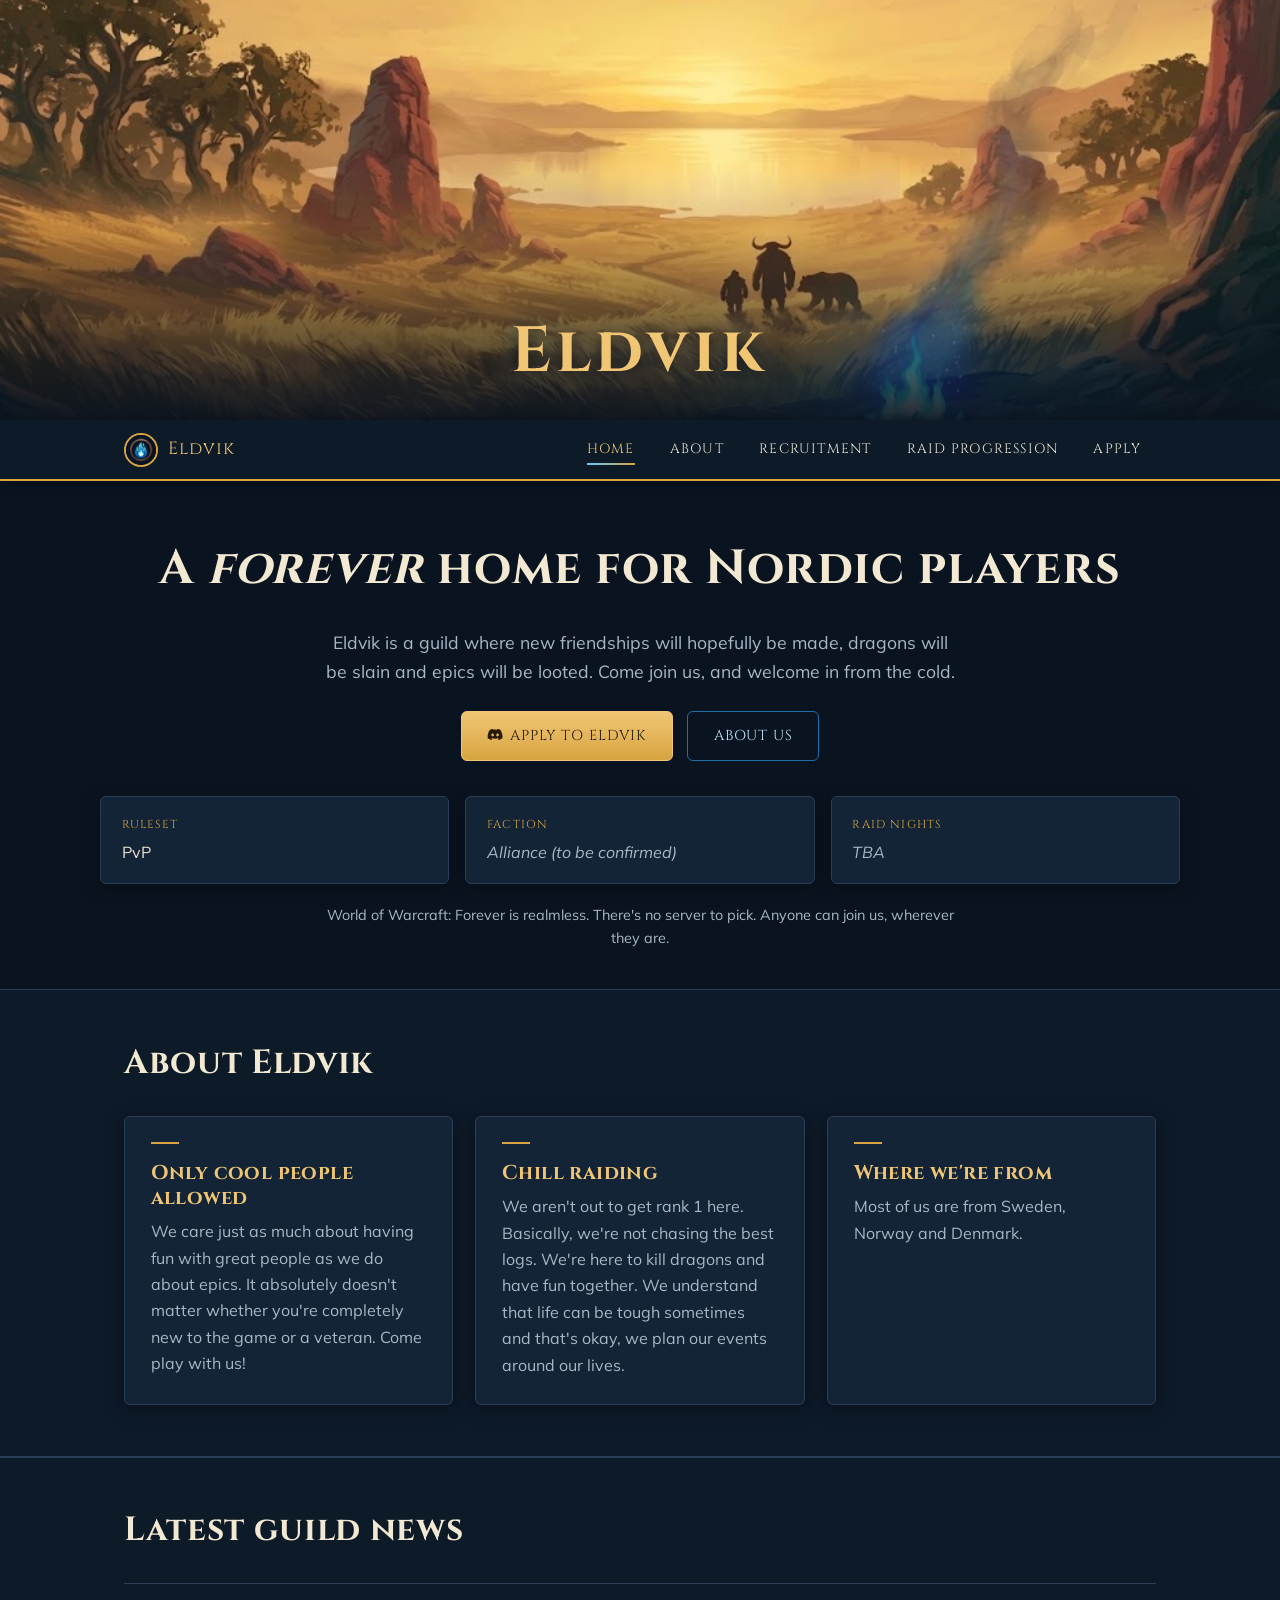
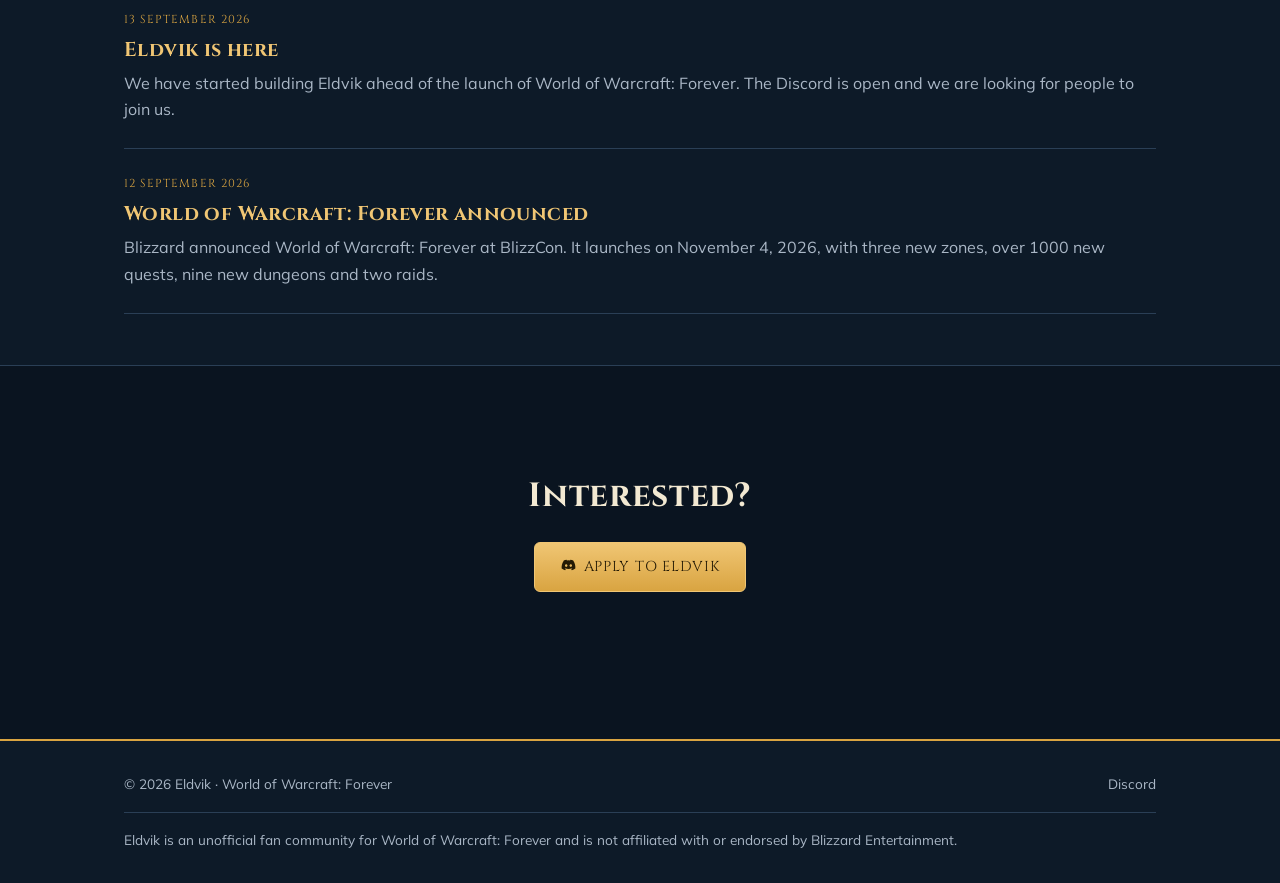
<file: index.html>
<!DOCTYPE html>
<html lang="en">
<head>
  <meta charset="UTF-8">
  <meta name="viewport" content="width=device-width, initial-scale=1.0">
  <title>Eldvik · Nordic Guild for World of Warcraft: Forever</title>
  <meta name="description" content="Eldvik is a social, casual raiding Nordic guild for World of Warcraft: Forever. All classes and roles welcome.">
  <link rel="icon" href="images/icon.jpg" type="image/jpeg">
  <link rel="apple-touch-icon" href="images/icon.jpg">
  <meta name="theme-color" content="#0a1420">
  <meta property="og:title" content="Eldvik · Nordic Guild for World of Warcraft: Forever">
  <meta property="og:description" content="A social, casual raiding Nordic guild for World of Warcraft: Forever. All classes and roles welcome.">
  <meta property="og:image" content="images/banner.jpg">
  <meta property="og:type" content="website">
  <link rel="stylesheet" href="css/style.css">
</head>
<body>
  <a class="skip-link" href="#main-content">Skip to content</a>

  <header class="site-banner">
    <img src="images/banner.jpg" alt="">
    <div class="site-banner__title container">
      <p class="wordmark" data-i18n="common.banner.wordmark">Eldvik</p>
    </div>
  </header>

  <nav class="site-nav" aria-label="Primary">
    <div class="site-nav__inner">
      <a class="site-nav__brand" href="index.html">
        <img src="images/icon.jpg" alt="" width="34" height="34">
        <span>Eldvik</span>
      </a>
      <button class="nav-toggle" aria-label="Toggle navigation" aria-expanded="false" aria-controls="primary-nav-links">☰</button>
      <ul class="site-nav__links" id="primary-nav-links">
        <li><a href="index.html" aria-current="page" data-i18n="common.nav.home">Home</a></li>
        <li><a href="about.html" data-i18n="common.nav.about">About</a></li>
        <li><a href="recruitment.html" data-i18n="common.nav.recruitment">Recruitment</a></li>
        <li><a href="progression.html" data-i18n="common.nav.progression">Raid Progression</a></li>
        <li><a class="site-nav__cta" href="#" data-discord-link target="_blank" rel="noopener" data-i18n="common.nav.discord">Apply</a></li>
      </ul>
      <div class="lang-switch"></div>
    </div>
  </nav>

  <main id="main-content">
    <section class="hero container">
      <h1 data-i18n="home.hero.title">A <em>forever</em> home for Nordic players</h1>
      <p class="lead" data-i18n="home.hero.lead">Eldvik is a guild where new friendships will hopefully be made, dragons will be slain and epics will be looted. Come join us, and welcome in from the cold.</p>
      <div class="btn-row">
        <a class="btn btn-primary btn-discord" href="#" data-discord-link target="_blank" rel="noopener" data-i18n="common.cta.discord">Apply to Eldvik</a>
        <a class="btn btn-secondary" href="about.html" data-i18n="home.hero.ctaSecondary">About us</a>
      </div>

      <div class="info-strip" aria-label="Guild status">
        <div class="info-card">
          <span class="label" data-i18n="common.info.ruleset.label">Ruleset</span>
          <span class="value" data-i18n="common.info.ruleset.value">PvP</span>
        </div>
        <div class="info-card">
          <span class="label" data-i18n="common.info.faction.label">Faction</span>
          <span class="value is-tba" data-i18n="common.info.faction.value">Alliance (to be confirmed)</span>
        </div>
        <div class="info-card">
          <span class="label" data-i18n="common.info.raid.label">Raid Nights</span>
          <span class="value is-tba" data-i18n="common.info.raid.value">TBA</span>
        </div>
      </div>

      <p style="color:var(--color-text-muted); font-size:0.9rem; max-width:640px; margin:1.2rem auto 0;" data-i18n="home.realmless">World of Warcraft: Forever is realmless. There's no server to pick. Anyone can join us, wherever they are.</p>
    </section>

    <section class="section section-alt">
      <div class="container">
        <h2 data-i18n="home.values.title">About Eldvik</h2>
        <div class="card-grid">
          <div class="card card--accent">
            <h3 data-i18n="home.values.social.title">Only cool people allowed</h3>
            <p data-i18n="home.values.social.body">We care just as much about having fun with great people as we do about epics. It absolutely doesn't matter whether you're completely new to the game or a veteran. Come play with us!</p>
          </div>
          <div class="card card--accent">
            <h3 data-i18n="home.values.raiding.title">Chill raiding</h3>
            <p data-i18n="home.values.raiding.body">We aren't out to get rank 1 here. Basically, we're not chasing the best logs. We're here to kill dragons and have fun together. We understand that life can be tough sometimes and that's okay, we plan our events around our lives.</p>
          </div>
          <div class="card card--accent">
            <h3 data-i18n="home.values.nordic.title">Where we're from</h3>
            <p data-i18n="home.values.nordic.body">Most of us are from Sweden, Norway and Denmark.</p>
          </div>
        </div>
      </div>
    </section>

    <section class="section section-alt">
      <div class="container">
        <h2 data-i18n="home.news.title">Latest guild news</h2>
        <div class="news-list" id="news-list"></div>
      </div>
    </section>

    <section class="section">
      <div class="container hero">
        <h2 data-i18n="home.closing.title">Interested?</h2>
        <div class="btn-row">
          <a class="btn btn-primary btn-discord" href="#" data-discord-link target="_blank" rel="noopener" data-i18n="common.cta.discord">Apply to Eldvik</a>
        </div>
      </div>
    </section>
  </main>

  <footer class="site-footer">
    <div class="container site-footer__inner">
      <p>© <span data-current-year>2026</span> <span data-i18n="common.footer.copyright">Eldvik · World of Warcraft: Forever</span></p>
      <p><a href="#" data-discord-link target="_blank" rel="noopener">Discord</a></p>
      <p class="site-footer__disclaimer" data-i18n="common.footer.disclaimer">Eldvik is an unofficial fan community for World of Warcraft: Forever and is not affiliated with or endorsed by Blizzard Entertainment.</p>
    </div>
  </footer>

  <script src="js/config.js"></script>
  <script src="js/news-data.js"></script>
  <script src="js/i18n.js"></script>
  <script src="js/news.js"></script>
  <script src="js/main.js"></script>
</body>
</html>
</file>
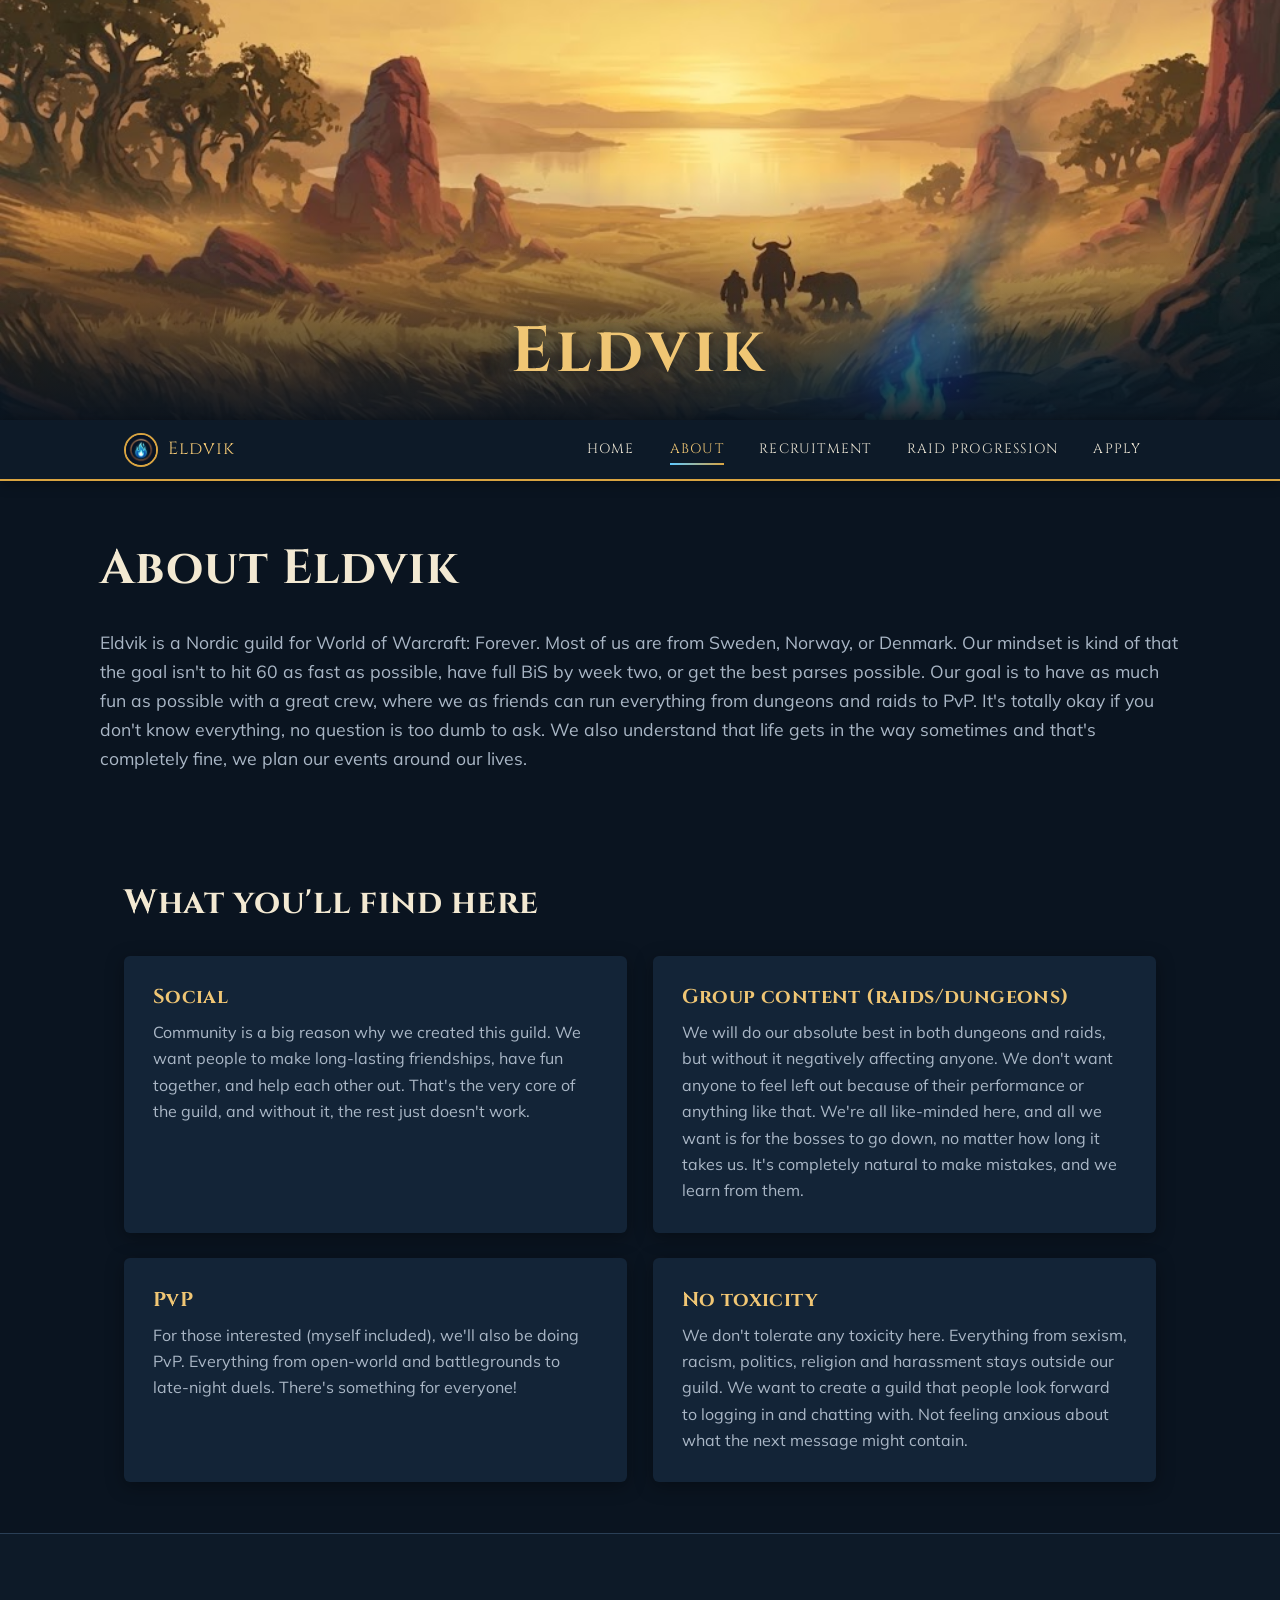
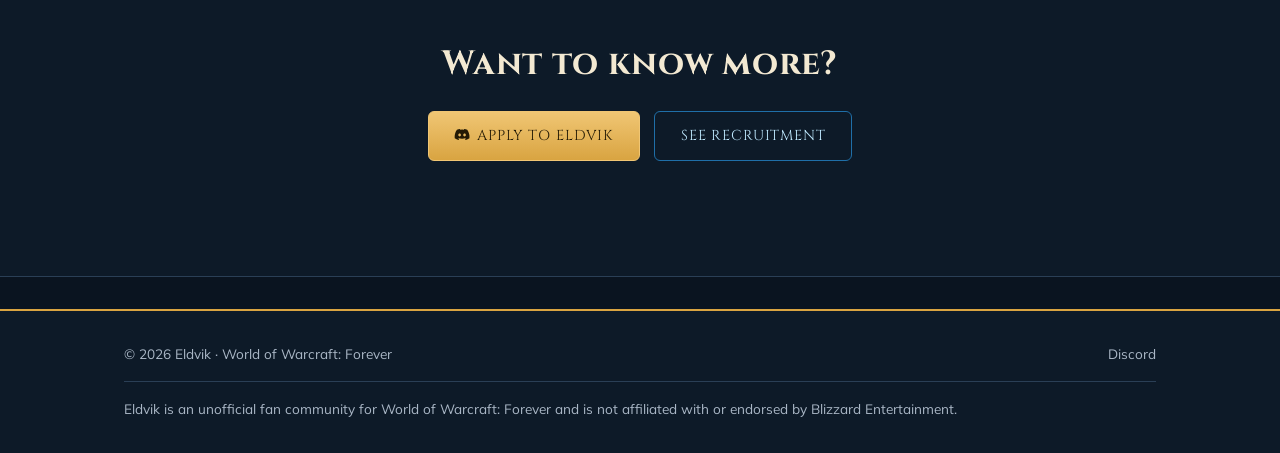
<file: about.html>
<!DOCTYPE html>
<html lang="en">
<head>
  <meta charset="UTF-8">
  <meta name="viewport" content="width=device-width, initial-scale=1.0">
  <title>About · Eldvik</title>
  <meta name="description" content="Eldvik is a Nordic guild for World of Warcraft: Forever. We value good company over parses and logs.">
  <link rel="icon" href="images/icon.jpg" type="image/jpeg">
  <link rel="apple-touch-icon" href="images/icon.jpg">
  <meta name="theme-color" content="#0a1420">
  <meta property="og:title" content="About Eldvik">
  <meta property="og:description" content="A Nordic guild for World of Warcraft: Forever, focused on good company over parses and logs.">
  <meta property="og:image" content="images/banner.jpg">
  <meta property="og:type" content="website">
  <link rel="stylesheet" href="css/style.css">
</head>
<body class="page-about">
  <a class="skip-link" href="#main-content">Skip to content</a>

  <header class="site-banner">
    <img src="images/banner.jpg" alt="">
    <div class="site-banner__title container">
      <p class="wordmark" data-i18n="common.banner.wordmark">Eldvik</p>
    </div>
  </header>

  <nav class="site-nav" aria-label="Primary">
    <div class="site-nav__inner">
      <a class="site-nav__brand" href="index.html">
        <img src="images/icon.jpg" alt="" width="34" height="34">
        <span>Eldvik</span>
      </a>
      <button class="nav-toggle" aria-label="Toggle navigation" aria-expanded="false" aria-controls="primary-nav-links">☰</button>
      <ul class="site-nav__links" id="primary-nav-links">
        <li><a href="index.html" data-i18n="common.nav.home">Home</a></li>
        <li><a href="about.html" aria-current="page" data-i18n="common.nav.about">About</a></li>
        <li><a href="recruitment.html" data-i18n="common.nav.recruitment">Recruitment</a></li>
        <li><a href="progression.html" data-i18n="common.nav.progression">Raid Progression</a></li>
        <li><a class="site-nav__cta" href="#" data-discord-link target="_blank" rel="noopener" data-i18n="common.nav.discord">Apply</a></li>
      </ul>
      <div class="lang-switch"></div>
    </div>
  </nav>

  <main id="main-content">
    <section class="hero container" style="text-align:left;">
      <h1 data-i18n="about.hero.title">About Eldvik</h1>
      <p class="lead" style="margin:0 0 1.1em;" data-i18n="about.story.body">Eldvik is a Nordic guild for World of Warcraft: Forever. Most of us are from Sweden, Norway, or Denmark. Our mindset is kind of that the goal isn't to hit 60 as fast as possible, have full BiS by week two, or get the best parses possible. Our goal is to have as much fun as possible with a great crew, where we as friends can run everything from dungeons and raids to PvP. It's totally okay if you don't know everything, no question is too dumb to ask. We also understand that life gets in the way sometimes and that's completely fine, we plan our events around our lives.</p>
    </section>

    <section class="section">
      <div class="container">
        <h2 data-i18n="about.values.title">What you'll find here</h2>
        <div class="plain-list">
          <div class="plain-list__item">
            <h3 data-i18n="about.values.item1.title">Social</h3>
            <p data-i18n="about.values.item1.body">Community is a big reason why we created this guild. We want people to make long-lasting friendships, have fun together, and help each other out. That's the very core of the guild, and without it, the rest just doesn't work.</p>
          </div>
          <div class="plain-list__item">
            <h3 data-i18n="about.values.item2.title">Group content (raids/dungeons)</h3>
            <p data-i18n="about.values.item2.body">We will do our absolute best in both dungeons and raids, but without it negatively affecting anyone. We don't want anyone to feel left out because of their performance or anything like that. We're all like-minded here, and all we want is for the bosses to go down, no matter how long it takes us. It's completely natural to make mistakes, and we learn from them.</p>
          </div>
          <div class="plain-list__item">
            <h3 data-i18n="about.values.item3.title">PvP</h3>
            <p data-i18n="about.values.item3.body">For those interested (myself included), we'll also be doing PvP. Everything from open-world and battlegrounds to late-night duels. There's something for everyone!</p>
          </div>
          <div class="plain-list__item">
            <h3 data-i18n="about.values.item4.title">No toxicity</h3>
            <p data-i18n="about.values.item4.body">We don't tolerate any toxicity here. Everything from sexism, racism, politics, religion and harassment stays outside our guild. We want to create a guild that people look forward to logging in and chatting with. Not feeling anxious about what the next message might contain.</p>
          </div>
        </div>
      </div>
    </section>

    <section class="section section-alt">
      <div class="container hero">
        <h2 data-i18n="about.closing.title">Want to know more?</h2>
        <div class="btn-row">
          <a class="btn btn-primary btn-discord" href="#" data-discord-link target="_blank" rel="noopener" data-i18n="common.cta.discord">Apply to Eldvik</a>
          <a class="btn btn-secondary" href="recruitment.html" data-i18n="about.closing.ctaSecondary">See recruitment</a>
        </div>
      </div>
    </section>
  </main>

  <footer class="site-footer">
    <div class="container site-footer__inner">
      <p>© <span data-current-year>2026</span> <span data-i18n="common.footer.copyright">Eldvik · World of Warcraft: Forever</span></p>
      <p><a href="#" data-discord-link target="_blank" rel="noopener">Discord</a></p>
      <p class="site-footer__disclaimer" data-i18n="common.footer.disclaimer">Eldvik is an unofficial fan community for World of Warcraft: Forever and is not affiliated with or endorsed by Blizzard Entertainment.</p>
    </div>
  </footer>

  <script src="js/config.js"></script>
  <script src="js/i18n.js"></script>
  <script src="js/main.js"></script>
</body>
</html>
</file>
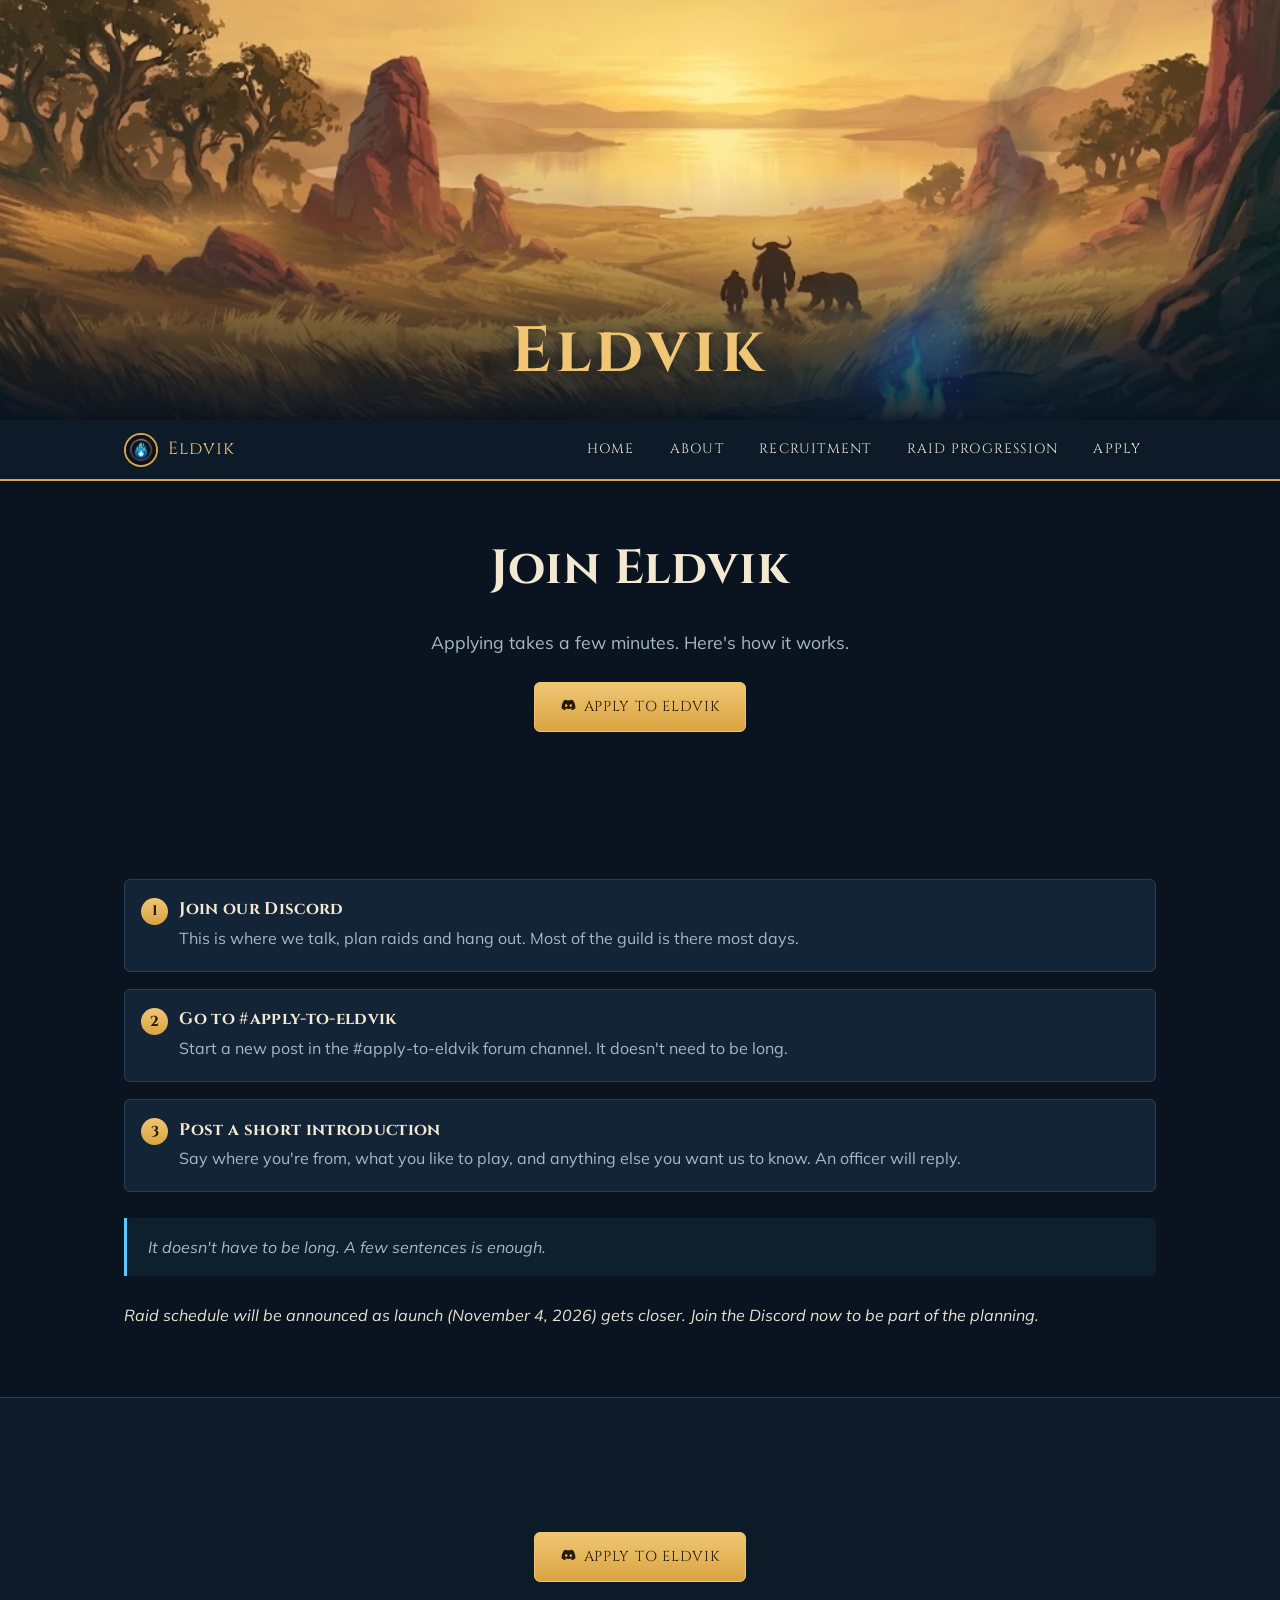
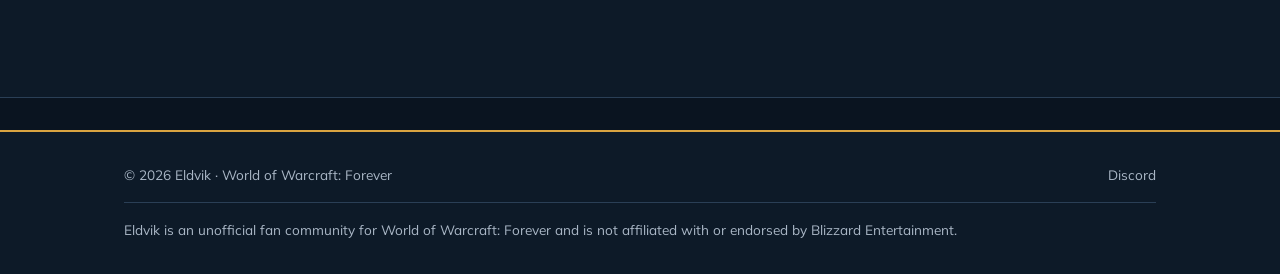
<file: join.html>
<!DOCTYPE html>
<html lang="en">
<head>
  <meta charset="UTF-8">
  <meta name="viewport" content="width=device-width, initial-scale=1.0">
  <title>Join · Eldvik</title>
  <meta name="description" content="Apply to Eldvik: join our Discord and post a short introduction in #apply-to-eldvik.">
  <link rel="icon" href="images/icon.jpg" type="image/jpeg">
  <link rel="apple-touch-icon" href="images/icon.jpg">
  <meta name="theme-color" content="#0a1420">
  <meta property="og:title" content="Join Eldvik">
  <meta property="og:description" content="Join our Discord and post a short introduction in #apply-to-eldvik. Takes a few minutes.">
  <meta property="og:image" content="images/banner.jpg">
  <meta property="og:type" content="website">
  <link rel="stylesheet" href="css/style.css">
</head>
<body>
  <a class="skip-link" href="#main-content">Skip to content</a>

  <header class="site-banner">
    <img src="images/banner.jpg" alt="">
    <div class="site-banner__title container">
      <p class="wordmark" data-i18n="common.banner.wordmark">Eldvik</p>
    </div>
  </header>

  <nav class="site-nav" aria-label="Primary">
    <div class="site-nav__inner">
      <a class="site-nav__brand" href="index.html">
        <img src="images/icon.jpg" alt="" width="34" height="34">
        <span>Eldvik</span>
      </a>
      <button class="nav-toggle" aria-label="Toggle navigation" aria-expanded="false" aria-controls="primary-nav-links">☰</button>
      <ul class="site-nav__links" id="primary-nav-links">
        <li><a href="index.html" data-i18n="common.nav.home">Home</a></li>
        <li><a href="about.html" data-i18n="common.nav.about">About</a></li>
        <li><a href="recruitment.html" data-i18n="common.nav.recruitment">Recruitment</a></li>
        <li><a href="progression.html" data-i18n="common.nav.progression">Raid Progression</a></li>
        <li><a class="site-nav__cta" href="#" data-discord-link target="_blank" rel="noopener" data-i18n="common.nav.discord">Apply</a></li>
      </ul>
      <div class="lang-switch"></div>
    </div>
  </nav>

  <main id="main-content">
    <section class="hero container">
      <h1 data-i18n="join.hero.title">Join Eldvik</h1>
      <p class="lead" data-i18n="join.hero.lead">Applying takes a few minutes. Here's how it works.</p>

      <div class="btn-row" style="justify-content:center;">
        <a class="btn btn-primary btn-discord" href="#" data-discord-link target="_blank" rel="noopener" data-i18n="common.cta.discord">Apply to Eldvik</a>
      </div>
    </section>

    <section class="section">
      <div class="container">
        <ol class="steps">
          <li>
            <h3 data-i18n="join.step1.title">Join our Discord</h3>
            <p data-i18n="join.step1.body">This is where we talk, plan raids and hang out. Most of the guild is there most days.</p>
          </li>
          <li>
            <h3 data-i18n="join.step2.title">Go to #apply-to-eldvik</h3>
            <p data-i18n="join.step2.body">Start a new post in the #apply-to-eldvik forum channel. It doesn't need to be long.</p>
          </li>
          <li>
            <h3 data-i18n="join.step3.title">Post a short introduction</h3>
            <p data-i18n="join.step3.body">Say where you're from, what you like to play, and anything else you want us to know. An officer will reply.</p>
          </li>
        </ol>

        <blockquote class="callout" data-i18n="join.reassurance">It doesn't have to be long. A few sentences is enough.</blockquote>

        <p class="lead" style="font-style:italic;" data-i18n="join.launchNote">Raid schedule will be announced as launch (November 4, 2026) gets closer. Join the Discord now to be part of the planning.</p>
      </div>
    </section>

    <section class="section section-alt">
      <div class="container hero">
        <div class="btn-row">
          <a class="btn btn-primary btn-discord" href="#" data-discord-link target="_blank" rel="noopener" data-i18n="common.cta.discord">Apply to Eldvik</a>
        </div>
      </div>
    </section>
  </main>

  <footer class="site-footer">
    <div class="container site-footer__inner">
      <p>© <span data-current-year>2026</span> <span data-i18n="common.footer.copyright">Eldvik · World of Warcraft: Forever</span></p>
      <p><a href="#" data-discord-link target="_blank" rel="noopener">Discord</a></p>
      <p class="site-footer__disclaimer" data-i18n="common.footer.disclaimer">Eldvik is an unofficial fan community for World of Warcraft: Forever and is not affiliated with or endorsed by Blizzard Entertainment.</p>
    </div>
  </footer>

  <script src="js/config.js"></script>
  <script src="js/i18n.js"></script>
  <script src="js/main.js"></script>
</body>
</html>
</file>
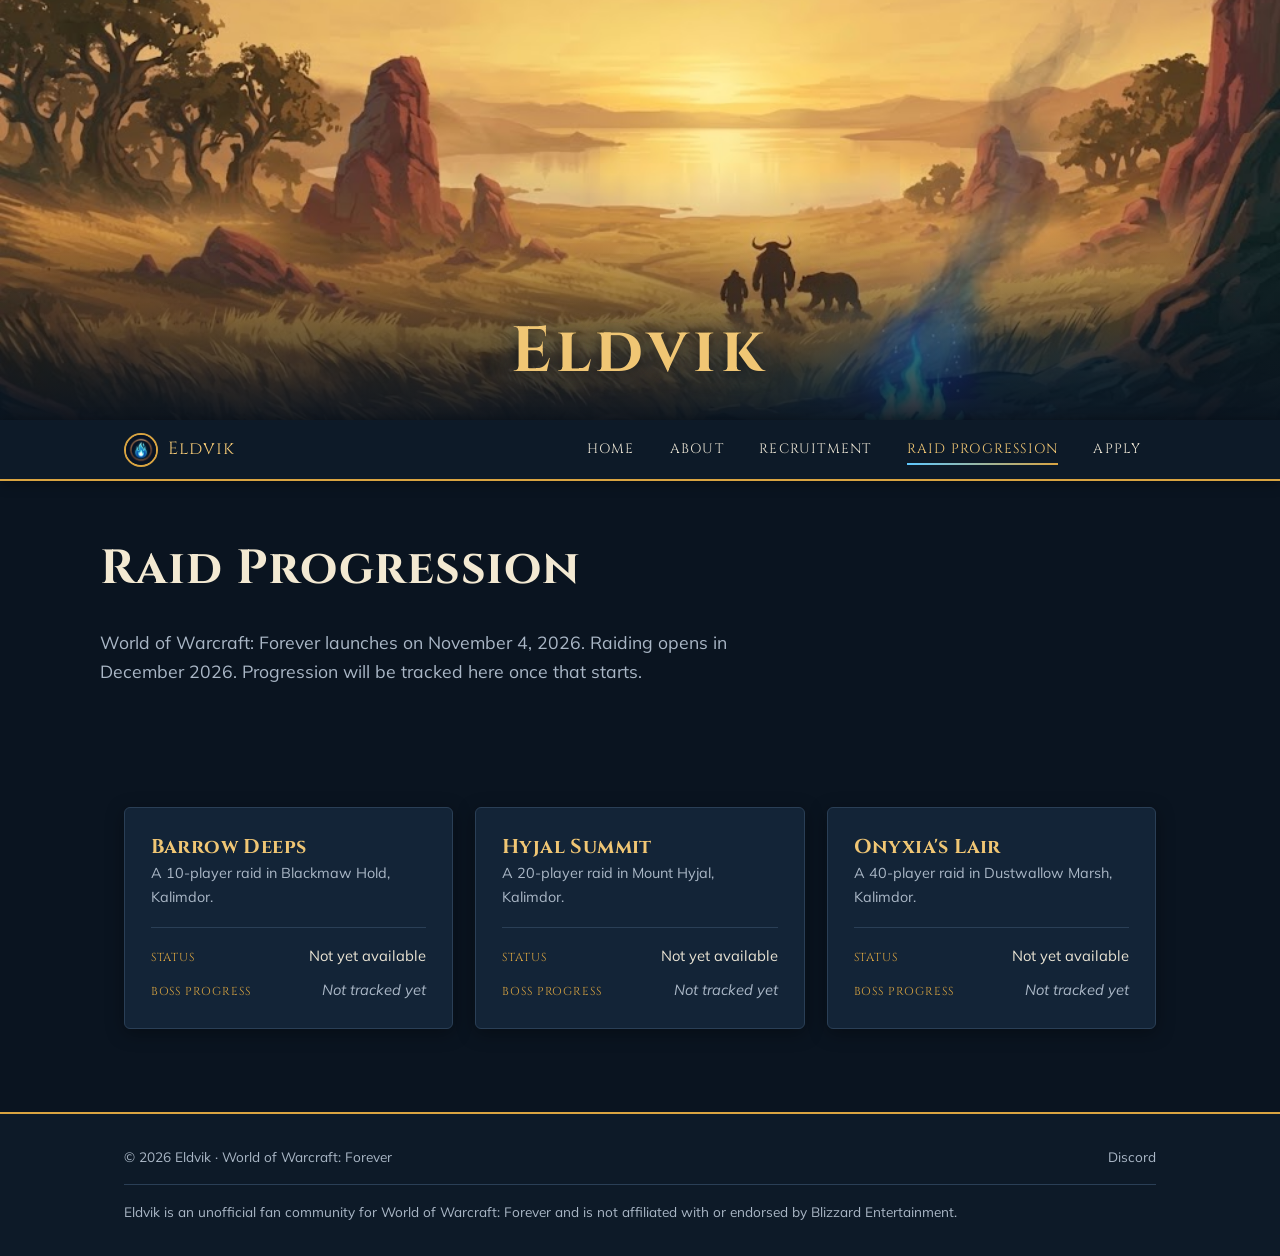
<file: progression.html>
<!DOCTYPE html>
<html lang="en">
<head>
  <meta charset="UTF-8">
  <meta name="viewport" content="width=device-width, initial-scale=1.0">
  <title>Raid Progression · Eldvik</title>
  <meta name="description" content="Eldvik's raid progression for World of Warcraft: Forever, Barrow Deeps, Hyjal Summit and Onyxia's Lair. Tracking starts once raiding opens in December 2026.">
  <link rel="icon" href="images/icon.jpg" type="image/jpeg">
  <link rel="apple-touch-icon" href="images/icon.jpg">
  <meta name="theme-color" content="#0a1420">
  <meta property="og:title" content="Raid Progression · Eldvik">
  <meta property="og:description" content="Raid progression for Barrow Deeps, Hyjal Summit and Onyxia's Lair. Tracking starts once raiding opens in December 2026.">
  <meta property="og:image" content="images/banner.jpg">
  <meta property="og:type" content="website">
  <link rel="stylesheet" href="css/style.css">
</head>
<body>
  <a class="skip-link" href="#main-content">Skip to content</a>

  <header class="site-banner">
    <img src="images/banner.jpg" alt="">
    <div class="site-banner__title container">
      <p class="wordmark" data-i18n="common.banner.wordmark">Eldvik</p>
    </div>
  </header>

  <nav class="site-nav" aria-label="Primary">
    <div class="site-nav__inner">
      <a class="site-nav__brand" href="index.html">
        <img src="images/icon.jpg" alt="" width="34" height="34">
        <span>Eldvik</span>
      </a>
      <button class="nav-toggle" aria-label="Toggle navigation" aria-expanded="false" aria-controls="primary-nav-links">☰</button>
      <ul class="site-nav__links" id="primary-nav-links">
        <li><a href="index.html" data-i18n="common.nav.home">Home</a></li>
        <li><a href="about.html" data-i18n="common.nav.about">About</a></li>
        <li><a href="recruitment.html" data-i18n="common.nav.recruitment">Recruitment</a></li>
        <li><a href="progression.html" aria-current="page" data-i18n="common.nav.progression">Raid Progression</a></li>
        <li><a class="site-nav__cta" href="#" data-discord-link target="_blank" rel="noopener" data-i18n="common.nav.discord">Apply</a></li>
      </ul>
      <div class="lang-switch"></div>
    </div>
  </nav>

  <main id="main-content">
    <section class="hero container" style="text-align:left;">
      <h1 data-i18n="progression.hero.title">Raid Progression</h1>
      <p class="lead" style="margin:0;" data-i18n="progression.hero.lead">World of Warcraft: Forever launches on November 4, 2026. Raiding opens in December 2026. Progression will be tracked here once that starts.</p>
    </section>

    <section class="section">
      <div class="container">
        <div class="card-grid">
          <div class="card raid-card">
            <h3 data-i18n="progression.raid1.name">Barrow Deeps</h3>
            <p class="raid-meta" data-i18n="progression.raid1.meta">A 10-player raid in Blackmaw Hold, Kalimdor.</p>
            <div class="raid-stats">
              <div class="raid-stat">
                <span class="raid-stat__label" data-i18n="progression.stat.status">Status</span>
                <span class="raid-stat__value" data-progression="barrowDeeps.status">Not yet available</span>
              </div>
              <div class="raid-stat">
                <span class="raid-stat__label" data-i18n="progression.stat.bossProgress">Boss progress</span>
                <span class="raid-stat__value is-empty" data-progression="barrowDeeps.bossProgress">Not tracked yet</span>
              </div>
            </div>
          </div>

          <div class="card raid-card">
            <h3 data-i18n="progression.raid2.name">Hyjal Summit</h3>
            <p class="raid-meta" data-i18n="progression.raid2.meta">A 20-player raid in Mount Hyjal, Kalimdor.</p>
            <div class="raid-stats">
              <div class="raid-stat">
                <span class="raid-stat__label" data-i18n="progression.stat.status">Status</span>
                <span class="raid-stat__value" data-progression="hyjalSummit.status">Not yet available</span>
              </div>
              <div class="raid-stat">
                <span class="raid-stat__label" data-i18n="progression.stat.bossProgress">Boss progress</span>
                <span class="raid-stat__value is-empty" data-progression="hyjalSummit.bossProgress">Not tracked yet</span>
              </div>
            </div>
          </div>

          <div class="card raid-card">
            <h3 data-i18n="progression.raid3.name">Onyxia's Lair</h3>
            <p class="raid-meta" data-i18n="progression.raid3.meta">A 40-player raid in Dustwallow Marsh, Kalimdor.</p>
            <div class="raid-stats">
              <div class="raid-stat">
                <span class="raid-stat__label" data-i18n="progression.stat.status">Status</span>
                <span class="raid-stat__value" data-progression="onyxiasLair.status">Not yet available</span>
              </div>
              <div class="raid-stat">
                <span class="raid-stat__label" data-i18n="progression.stat.bossProgress">Boss progress</span>
                <span class="raid-stat__value is-empty" data-progression="onyxiasLair.bossProgress">Not tracked yet</span>
              </div>
            </div>
          </div>
        </div>
      </div>
    </section>
  </main>

  <footer class="site-footer">
    <div class="container site-footer__inner">
      <p>© <span data-current-year>2026</span> <span data-i18n="common.footer.copyright">Eldvik · World of Warcraft: Forever</span></p>
      <p><a href="#" data-discord-link target="_blank" rel="noopener">Discord</a></p>
      <p class="site-footer__disclaimer" data-i18n="common.footer.disclaimer">Eldvik is an unofficial fan community for World of Warcraft: Forever and is not affiliated with or endorsed by Blizzard Entertainment.</p>
    </div>
  </footer>

  <script src="js/config.js"></script>
  <script src="js/progression-data.js"></script>
  <script src="js/i18n.js"></script>
  <script src="js/progression.js"></script>
  <script src="js/main.js"></script>
</body>
</html>
</file>
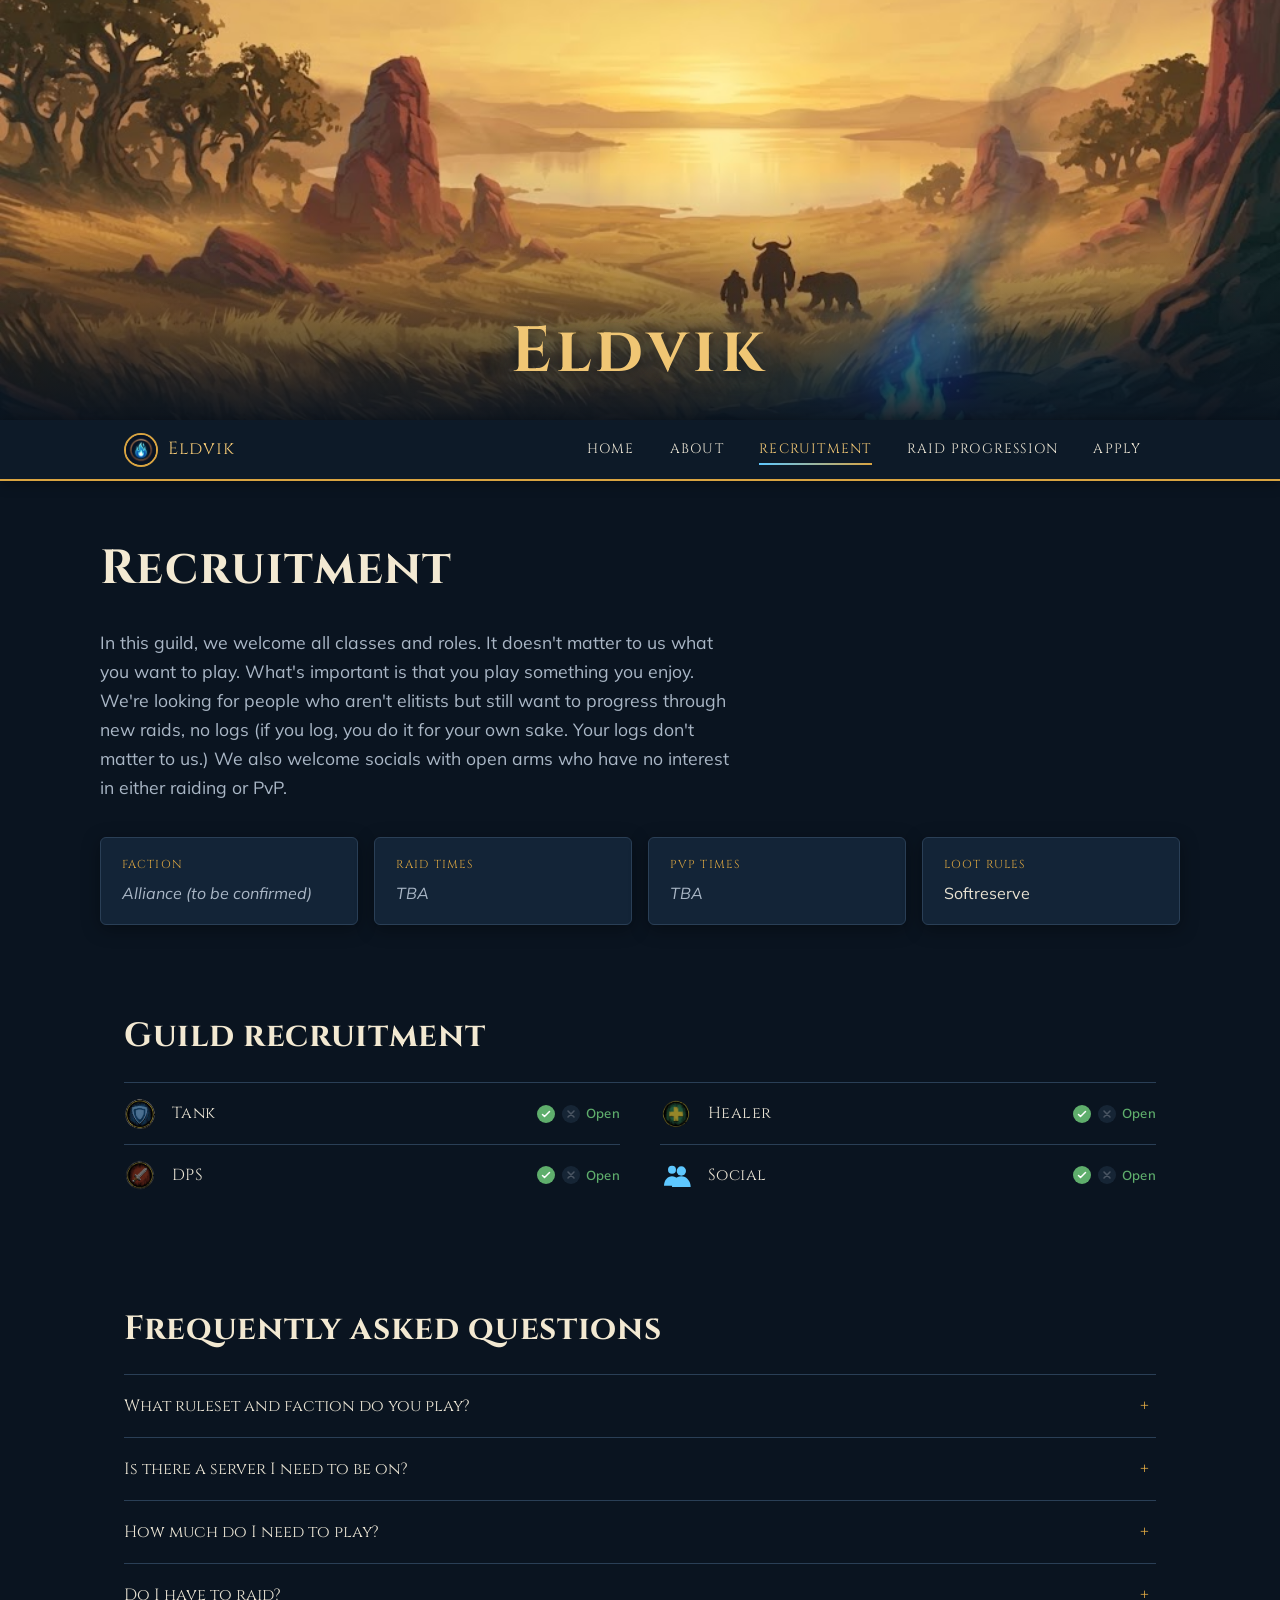
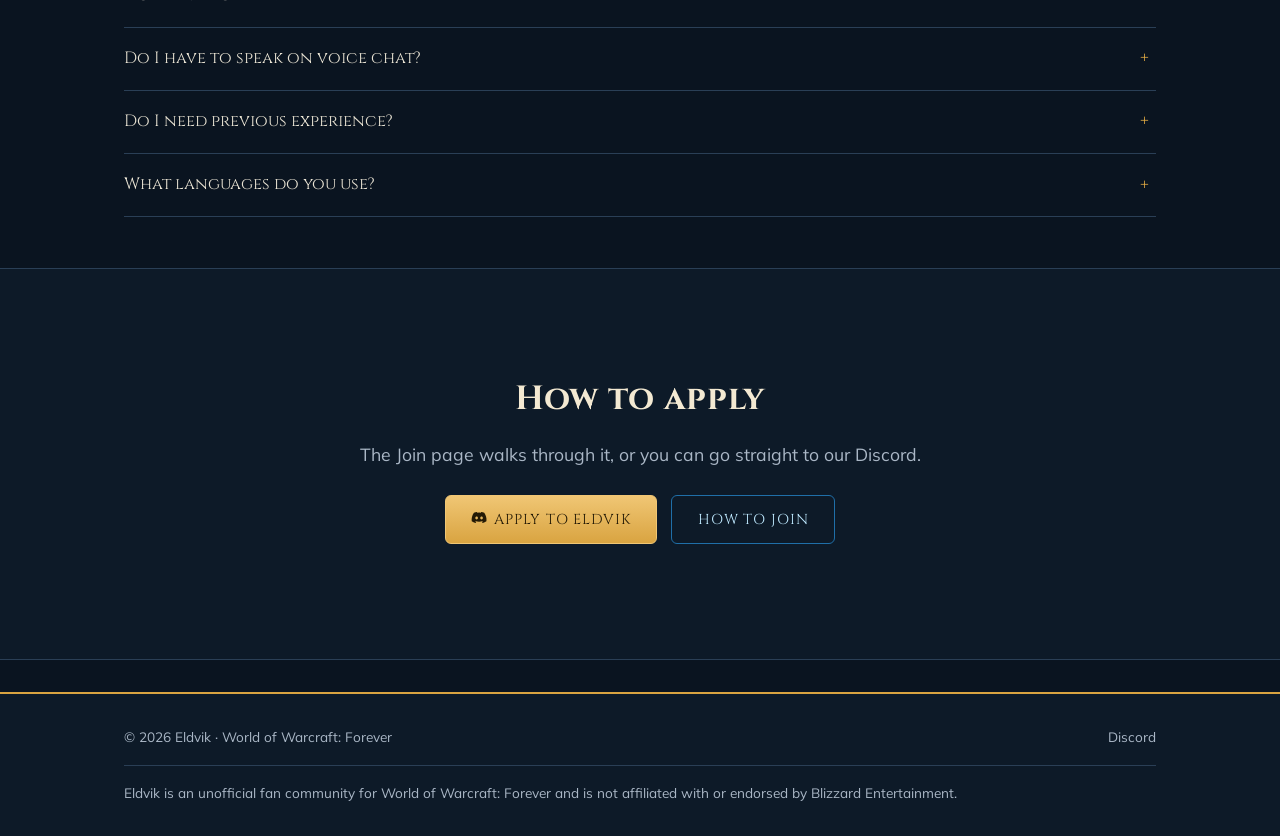
<file: recruitment.html>
<!DOCTYPE html>
<html lang="en">
<head>
  <meta charset="UTF-8">
  <meta name="viewport" content="width=device-width, initial-scale=1.0">
  <title>Recruitment · Eldvik</title>
  <meta name="description" content="Eldvik is recruiting all classes and roles for World of Warcraft: Forever. No experience required.">
  <link rel="icon" href="images/icon.jpg" type="image/jpeg">
  <link rel="apple-touch-icon" href="images/icon.jpg">
  <meta name="theme-color" content="#0a1420">
  <meta property="og:title" content="Recruitment · Eldvik">
  <meta property="og:description" content="All classes and roles welcome. No experience required.">
  <meta property="og:image" content="images/banner.jpg">
  <meta property="og:type" content="website">
  <link rel="stylesheet" href="css/style.css">
</head>
<body>
  <a class="skip-link" href="#main-content">Skip to content</a>

  <header class="site-banner">
    <img src="images/banner.jpg" alt="">
    <div class="site-banner__title container">
      <p class="wordmark" data-i18n="common.banner.wordmark">Eldvik</p>
    </div>
  </header>

  <nav class="site-nav" aria-label="Primary">
    <div class="site-nav__inner">
      <a class="site-nav__brand" href="index.html">
        <img src="images/icon.jpg" alt="" width="34" height="34">
        <span>Eldvik</span>
      </a>
      <button class="nav-toggle" aria-label="Toggle navigation" aria-expanded="false" aria-controls="primary-nav-links">☰</button>
      <ul class="site-nav__links" id="primary-nav-links">
        <li><a href="index.html" data-i18n="common.nav.home">Home</a></li>
        <li><a href="about.html" data-i18n="common.nav.about">About</a></li>
        <li><a href="recruitment.html" aria-current="page" data-i18n="common.nav.recruitment">Recruitment</a></li>
        <li><a href="progression.html" data-i18n="common.nav.progression">Raid Progression</a></li>
        <li><a class="site-nav__cta" href="#" data-discord-link target="_blank" rel="noopener" data-i18n="common.nav.discord">Apply</a></li>
      </ul>
      <div class="lang-switch"></div>
    </div>
  </nav>

  <main id="main-content">
    <section class="hero container" style="text-align:left;">
      <h1 data-i18n="recruitment.hero.title">Recruitment</h1>
      <p class="lead" style="margin:0 0 1.1em;" data-i18n="recruitment.hero.lead">In this guild, we welcome all classes and roles. It doesn't matter to us what you want to play. What's important is that you play something you enjoy. We're looking for people who aren't elitists but still want to progress through new raids, no logs (if you log, you do it for your own sake. Your logs don't matter to us.) We also welcome socials with open arms who have no interest in either raiding or PvP.</p>

      <div class="info-strip" aria-label="Guild status">
        <div class="info-card">
          <span class="label" data-i18n="common.info.faction.label">Faction</span>
          <span class="value is-tba" data-i18n="common.info.faction.value">Alliance (to be confirmed)</span>
        </div>
        <div class="info-card">
          <span class="label" data-i18n="recruitment.info.raidTimes.label">Raid times</span>
          <span class="value is-tba" data-i18n="recruitment.info.raidTimes.value">TBA</span>
        </div>
        <div class="info-card">
          <span class="label" data-i18n="recruitment.info.pvpTimes.label">PvP times</span>
          <span class="value is-tba" data-i18n="recruitment.info.pvpTimes.value">TBA</span>
        </div>
        <div class="info-card">
          <span class="label" data-i18n="recruitment.info.lootRules.label">Loot rules</span>
          <span class="value" data-i18n="recruitment.info.lootRules.value">Softreserve</span>
        </div>
      </div>
    </section>

    <section class="section">
      <div class="container">
        <h2 data-i18n="recruitment.roles.title">Guild recruitment</h2>
        <ul class="recruit-list">
          <li class="recruit-row">
            <span class="recruit-row__icon recruit-row__icon--tank" data-role-icon="tank" aria-hidden="true"><svg viewBox="0 0 24 24" width="32" height="32" fill="currentColor"><path d="M12 2l8 3v6c0 5.5-3.4 9.9-8 11-4.6-1.1-8-5.5-8-11V5l8-3z"/></svg></span>
            <span class="recruit-row__role" data-i18n="recruitment.roles.tank">Tank</span>
            <span class="recruit-row__status is-open" data-recruitment-status="tank">
              <span class="recruit-row__status-icon recruit-row__status-icon--open" aria-hidden="true"><svg viewBox="0 0 24 24" width="12" height="12" fill="none" stroke="currentColor" stroke-width="3" stroke-linecap="round" stroke-linejoin="round"><path d="M5 13l4 4L19 7"/></svg></span>
              <span class="recruit-row__status-icon recruit-row__status-icon--closed" aria-hidden="true"><svg viewBox="0 0 24 24" width="12" height="12" fill="none" stroke="currentColor" stroke-width="3" stroke-linecap="round" stroke-linejoin="round"><path d="M6 6l12 12M18 6L6 18"/></svg></span>
              <span class="recruit-row__status-label">Open</span>
            </span>
          </li>
          <li class="recruit-row">
            <span class="recruit-row__icon recruit-row__icon--healer" data-role-icon="healer" aria-hidden="true"><svg viewBox="0 0 24 24" width="32" height="32" fill="currentColor"><path d="M10.5 2H13.5L15 9V15L13.5 22H10.5L9 15V9Z"/><path d="M2 10.5V13.5L9 15H15L22 13.5V10.5L15 9H9Z"/></svg></span>
            <span class="recruit-row__role" data-i18n="recruitment.roles.healer">Healer</span>
            <span class="recruit-row__status is-open" data-recruitment-status="healer">
              <span class="recruit-row__status-icon recruit-row__status-icon--open" aria-hidden="true"><svg viewBox="0 0 24 24" width="12" height="12" fill="none" stroke="currentColor" stroke-width="3" stroke-linecap="round" stroke-linejoin="round"><path d="M5 13l4 4L19 7"/></svg></span>
              <span class="recruit-row__status-icon recruit-row__status-icon--closed" aria-hidden="true"><svg viewBox="0 0 24 24" width="12" height="12" fill="none" stroke="currentColor" stroke-width="3" stroke-linecap="round" stroke-linejoin="round"><path d="M6 6l12 12M18 6L6 18"/></svg></span>
              <span class="recruit-row__status-label">Open</span>
            </span>
          </li>
          <li class="recruit-row">
            <span class="recruit-row__icon recruit-row__icon--dps" data-role-icon="dps" aria-hidden="true">
              <svg viewBox="0 0 24 24" width="32" height="32" fill="currentColor">
                <path d="M12 1l4 6.5v7.5h-8V7.5z"/>
                <rect x="5" y="15" width="14" height="2.4" rx="1.2"/>
                <rect x="10.6" y="17.4" width="2.8" height="4" rx="1.2"/>
                <circle cx="12" cy="22.4" r="1.6"/>
              </svg>
            </span>
            <span class="recruit-row__role" data-i18n="recruitment.roles.dps">DPS</span>
            <span class="recruit-row__status is-open" data-recruitment-status="dps">
              <span class="recruit-row__status-icon recruit-row__status-icon--open" aria-hidden="true"><svg viewBox="0 0 24 24" width="12" height="12" fill="none" stroke="currentColor" stroke-width="3" stroke-linecap="round" stroke-linejoin="round"><path d="M5 13l4 4L19 7"/></svg></span>
              <span class="recruit-row__status-icon recruit-row__status-icon--closed" aria-hidden="true"><svg viewBox="0 0 24 24" width="12" height="12" fill="none" stroke="currentColor" stroke-width="3" stroke-linecap="round" stroke-linejoin="round"><path d="M6 6l12 12M18 6L6 18"/></svg></span>
              <span class="recruit-row__status-label">Open</span>
            </span>
          </li>
          <li class="recruit-row">
            <span class="recruit-row__icon recruit-row__icon--social" aria-hidden="true"><svg viewBox="0 0 24 24" width="32" height="32" fill="currentColor"><circle cx="9" cy="8" r="3"/><path d="M3 20c0-3.9 2.7-7 6-7s6 3.1 6 7z"/><circle cx="16" cy="9" r="3.5"/><path d="M9 21c0-4.4 3.1-8 7-8s7 3.6 7 8z"/></svg></span>
            <span class="recruit-row__role" data-i18n="recruitment.roles.social">Social</span>
            <span class="recruit-row__status is-open" data-recruitment-status="social">
              <span class="recruit-row__status-icon recruit-row__status-icon--open" aria-hidden="true"><svg viewBox="0 0 24 24" width="12" height="12" fill="none" stroke="currentColor" stroke-width="3" stroke-linecap="round" stroke-linejoin="round"><path d="M5 13l4 4L19 7"/></svg></span>
              <span class="recruit-row__status-icon recruit-row__status-icon--closed" aria-hidden="true"><svg viewBox="0 0 24 24" width="12" height="12" fill="none" stroke="currentColor" stroke-width="3" stroke-linecap="round" stroke-linejoin="round"><path d="M6 6l12 12M18 6L6 18"/></svg></span>
              <span class="recruit-row__status-label">Open</span>
            </span>
          </li>
        </ul>
      </div>
    </section>

    <section class="section">
      <div class="container">
        <h2 data-i18n="recruitment.faq.title">Frequently asked questions</h2>
        <div class="faq">
          <details class="faq-item">
            <summary class="faq-item__question" data-i18n="recruitment.faq.q1">What ruleset and faction do you play?</summary>
            <p class="faq-item__answer" data-i18n="recruitment.faq.a1">PvP ruleset, and Alliance, though that's not fully confirmed yet.</p>
          </details>
          <details class="faq-item">
            <summary class="faq-item__question" data-i18n="recruitment.faq.q2">Is there a server I need to be on?</summary>
            <p class="faq-item__answer" data-i18n="recruitment.faq.a2">No. World of Warcraft: Forever doesn't have separate realms, so there's nothing to pick and nowhere to transfer from.</p>
          </details>
          <details class="faq-item">
            <summary class="faq-item__question" data-i18n="recruitment.faq.q3">How much do I need to play?</summary>
            <p class="faq-item__answer" data-i18n="recruitment.faq.a3">As much or as little as you like outside of raid nights. We don't track playtime. We're a grown up guild with jobs, studies and families.</p>
          </details>
          <details class="faq-item">
            <summary class="faq-item__question" data-i18n="recruitment.faq.q4">Do I have to raid?</summary>
            <p class="faq-item__answer" data-i18n="recruitment.faq.a4">No. Plenty of members are here for the social side and don't raid at all.</p>
          </details>
          <details class="faq-item">
            <summary class="faq-item__question" data-i18n="recruitment.faq.q5">Do I have to speak on voice chat?</summary>
            <p class="faq-item__answer" data-i18n="recruitment.faq.a5">No, but most people do during raids because it's easier to coordinate. Outside of raids it's optional.</p>
          </details>
          <details class="faq-item">
            <summary class="faq-item__question" data-i18n="recruitment.faq.q6">Do I need previous experience?</summary>
            <p class="faq-item__answer" data-i18n="recruitment.faq.a6">No. We don't check logs or ask about experience.</p>
          </details>
          <details class="faq-item">
            <summary class="faq-item__question" data-i18n="recruitment.faq.q7">What languages do you use?</summary>
            <p class="faq-item__answer" data-i18n="recruitment.faq.a7">Mostly English, since we're Swedish, Norwegian and Danish players together. Use whichever you're comfortable with.</p>
          </details>
        </div>
      </div>
    </section>

    <section class="section section-alt">
      <div class="container hero">
        <h2 data-i18n="recruitment.closing.title">How to apply</h2>
        <p class="lead" data-i18n="recruitment.closing.body">The Join page walks through it, or you can go straight to our Discord.</p>
        <div class="btn-row">
          <a class="btn btn-primary btn-discord" href="#" data-discord-link target="_blank" rel="noopener" data-i18n="common.cta.discord">Apply to Eldvik</a>
          <a class="btn btn-secondary" href="join.html" data-i18n="recruitment.closing.ctaSecondary">How to join</a>
        </div>
      </div>
    </section>
  </main>

  <footer class="site-footer">
    <div class="container site-footer__inner">
      <p>© <span data-current-year>2026</span> <span data-i18n="common.footer.copyright">Eldvik · World of Warcraft: Forever</span></p>
      <p><a href="#" data-discord-link target="_blank" rel="noopener">Discord</a></p>
      <p class="site-footer__disclaimer" data-i18n="common.footer.disclaimer">Eldvik is an unofficial fan community for World of Warcraft: Forever and is not affiliated with or endorsed by Blizzard Entertainment.</p>
    </div>
  </footer>

  <script src="js/config.js"></script>
  <script src="js/recruitment-data.js"></script>
  <script src="js/i18n.js"></script>
  <script src="js/recruitment-status.js"></script>
  <script src="js/recruitment-icons.js"></script>
  <script src="js/main.js"></script>
</body>
</html>
</file>
<file: css/style.css>
/* ==========================================================================
   Eldvik — stylesheet
   A Nordic-fantasy theme built around the guild banner (dusk landscape,
   blue campfire) and the flame emblem. No third-party brand assets used.
   ========================================================================== */

@import url('https://fonts.googleapis.com/css2?family=Cinzel:wght@500;600;700&family=Mulish:ital,wght@0,400;0,500;0,600;1,400&display=swap');

:root {
  /* Core palette */
  --color-bg: #0a1420;
  --color-bg-alt: #0d1a28;
  --color-bg-card: #132437;
  --color-border: #2a3f56;

  /* Text */
  --color-text: #e9e3d3;
  --color-text-muted: #aab7c6;
  --color-heading: #f3e9d2;

  /* Accents */
  --color-flame: #5ec8ff;
  --color-flame-bright: #bfe9ff;
  --color-flame-deep: #1f6fa8;
  --color-gold: #d9a441;
  --color-gold-bright: #f0c674;
  --color-status-open: #5fae6c;
  --color-status-closed: #d1685f;
  --color-role-tank: #4a90e2;
  --color-role-healer: #43b581;
  --color-role-dps: #d9534f;
  --color-role-social: var(--color-flame);

  /* Type */
  --font-heading: 'Cinzel', Georgia, 'Times New Roman', serif;
  --font-body: 'Mulish', -apple-system, BlinkMacSystemFont, 'Segoe UI', sans-serif;

  --radius: 6px;
  --shadow-card: 0 4px 18px rgba(0, 0, 0, 0.35);
}

/* ---------- Reset & base ---------- */
* { box-sizing: border-box; }

html {
  scroll-behavior: smooth;
}

body {
  margin: 0;
  background: var(--color-bg);
  color: var(--color-text);
  font-family: var(--font-body);
  line-height: 1.65;
  font-size: 16px;
}

img { max-width: 100%; display: block; }

h1, h2, h3, h4 {
  font-family: var(--font-heading);
  color: var(--color-heading);
  letter-spacing: 0.02em;
  line-height: 1.25;
  margin: 0 0 0.6em;
}

h1 { font-size: clamp(2rem, 5vw, 3rem); }
h2 { font-size: clamp(1.5rem, 3.4vw, 2.1rem); }
h3 { font-size: 1.25rem; }

p { margin: 0 0 1.1em; color: var(--color-text); }

a {
  color: var(--color-flame-bright);
  text-decoration: none;
}
a:hover, a:focus { color: var(--color-gold-bright); }

.container {
  max-width: 1080px;
  margin: 0 auto;
  padding: 0 1.5rem;
}

.visually-hidden {
  position: absolute;
  width: 1px; height: 1px;
  overflow: hidden;
  clip: rect(0 0 0 0);
  white-space: nowrap;
}

/* ---------- Skip link (accessibility) ---------- */
.skip-link {
  position: absolute;
  left: -9999px;
  top: 0;
  background: var(--color-gold);
  color: #1a1204;
  padding: 0.6em 1em;
  z-index: 1000;
  border-radius: 0 0 var(--radius) 0;
  font-weight: 600;
}
.skip-link:focus {
  left: 0;
}

/* ---------- Banner ---------- */
.site-banner {
  position: relative;
  width: 100%;
  height: clamp(200px, 34vw, 420px);
  overflow: hidden;
  background-color: var(--color-bg);
}

.site-banner img {
  width: 100%;
  height: 100%;
  object-fit: cover;
  object-position: center 60%;
}

.site-banner::after {
  content: "";
  position: absolute;
  inset: 0;
  background: linear-gradient(to bottom, rgba(10, 20, 32, 0) 55%, rgba(10, 20, 32, 0.92) 100%);
}

.site-banner__title {
  position: absolute;
  left: 0;
  right: 0;
  bottom: 0.9rem;
  z-index: 2;
  text-align: center;
}

.site-banner__title .wordmark {
  font-family: var(--font-heading);
  font-weight: 700;
  font-size: clamp(2.2rem, 7vw, 4rem);
  color: var(--color-gold-bright);
  text-shadow: 0 2px 18px rgba(0, 0, 0, 0.75), 0 0 30px rgba(95, 200, 255, 0.25);
  letter-spacing: 0.08em;
  margin: 0;
}

/* ---------- Navigation ---------- */
.site-nav {
  background: var(--color-bg-alt);
  border-bottom: 2px solid var(--color-gold);
  box-shadow: 0 2px 12px rgba(0, 0, 0, 0.4);
  position: sticky;
  top: 0;
  z-index: 50;
}

.site-nav__inner {
  display: flex;
  align-items: center;
  justify-content: space-between;
  padding: 0.6rem 1.5rem;
  max-width: 1080px;
  margin: 0 auto;
}

.site-nav__brand {
  display: flex;
  align-items: center;
  gap: 0.6rem;
  font-family: var(--font-heading);
  color: var(--color-gold-bright);
  font-size: 1.1rem;
  letter-spacing: 0.06em;
}

.site-nav__brand img {
  width: 34px;
  height: 34px;
  border-radius: 50%;
  border: 2px solid var(--color-gold);
}

.nav-toggle {
  display: none;
  background: transparent;
  border: 1px solid var(--color-gold);
  color: var(--color-gold-bright);
  border-radius: var(--radius);
  padding: 0.4rem 0.6rem;
  font-size: 1.2rem;
  cursor: pointer;
}

.site-nav__links {
  display: flex;
  align-items: center;
  gap: 0.4rem;
  list-style: none;
  margin: 0;
  padding: 0;
}

.site-nav__links a {
  display: inline-block;
  color: var(--color-text);
  font-family: var(--font-heading);
  font-size: 0.85rem;
  letter-spacing: 0.09em;
  text-transform: uppercase;
  padding: 0.55rem 0.9rem;
  border-radius: var(--radius);
  position: relative;
  transition: color 0.2s ease, background-color 0.2s ease;
}

.site-nav__links a:hover,
.site-nav__links a:focus {
  color: var(--color-flame-bright);
  background: rgba(95, 200, 255, 0.08);
}

.site-nav__links a[aria-current="page"] {
  color: var(--color-gold-bright);
}

.site-nav__links a[aria-current="page"]::after {
  content: "";
  position: absolute;
  left: 0.9rem;
  right: 0.9rem;
  bottom: 0.32rem;
  height: 2px;
  background: linear-gradient(90deg, var(--color-flame), var(--color-gold));
}

.site-nav__cta {
  color: var(--color-gold-bright);
}

.site-nav__cta:hover,
.site-nav__cta:focus {
  color: var(--color-flame-bright);
}

/* ---------- Language switcher ---------- */
.lang-switch {
  position: relative;
  margin-left: 0.5rem;
}

.lang-switch__button {
  background: transparent;
  border: 1px solid var(--color-border);
  color: var(--color-text-muted);
  border-radius: var(--radius);
  padding: 0.4rem 0.7rem;
  font-family: var(--font-body);
  font-size: 0.85rem;
  cursor: pointer;
}

.lang-switch__button:hover { border-color: var(--color-gold); color: var(--color-gold-bright); }

.lang-switch__menu {
  position: absolute;
  right: 0;
  top: calc(100% + 6px);
  background: var(--color-bg-card);
  border: 1px solid var(--color-border);
  border-radius: var(--radius);
  min-width: 140px;
  box-shadow: var(--shadow-card);
  list-style: none;
  margin: 0;
  padding: 0.3rem;
  display: none;
  z-index: 60;
}

.lang-switch__menu.is-open { display: block; }

.lang-switch__menu li a {
  display: block;
  padding: 0.4rem 0.6rem;
  border-radius: 4px;
  font-family: var(--font-body);
  font-size: 0.9rem;
  color: var(--color-text);
}

.lang-switch__menu li a:hover { background: rgba(217, 164, 65, 0.12); color: var(--color-gold-bright); }

/* ---------- Buttons ---------- */
.btn {
  display: inline-block;
  font-family: var(--font-heading);
  letter-spacing: 0.06em;
  text-transform: uppercase;
  font-size: 0.9rem;
  padding: 0.75rem 1.6rem;
  border-radius: var(--radius);
  border: 1px solid var(--color-gold);
  cursor: pointer;
  transition: transform 0.15s ease, box-shadow 0.15s ease, background-color 0.15s ease;
}

.btn-primary {
  background: linear-gradient(180deg, var(--color-gold-bright), var(--color-gold));
  color: #241a05;
  border-color: var(--color-gold-bright);
}
.btn-primary:hover, .btn-primary:focus {
  color: #241a05;
  box-shadow: 0 0 22px rgba(240, 198, 116, 0.45);
  transform: translateY(-1px);
}

.btn-secondary {
  background: transparent;
  color: var(--color-flame-bright);
  border-color: var(--color-flame-deep);
}
.btn-secondary:hover, .btn-secondary:focus {
  color: var(--color-flame-bright);
  box-shadow: 0 0 18px rgba(95, 200, 255, 0.3);
  background: rgba(95, 200, 255, 0.08);
}

.btn-discord {
  display: inline-flex;
  align-items: center;
  gap: 0.5em;
}

.btn-discord::before {
  content: "";
  width: 1.1em;
  height: 1.1em;
  flex-shrink: 0;
  background-color: currentColor;
  -webkit-mask-image: url("data:image/svg+xml;utf8,<svg xmlns='http://www.w3.org/2000/svg' viewBox='0 0 640 512'><path d='M524.5 69.8a1.5 1.5 0 0 0-.8-.7A485.1 485.1 0 0 0 404.1 32a1.8 1.8 0 0 0-1.9.9 337.5 337.5 0 0 0-14.9 30.6 447.8 447.8 0 0 0-134.4 0 309.5 309.5 0 0 0-15.1-30.6 1.9 1.9 0 0 0-1.9-.9A483.7 483.7 0 0 0 116.1 69a1.7 1.7 0 0 0-.8.7C39.1 183.7 18.2 294.7 28.4 404.4a2 2 0 0 0 .8 1.4A487.7 487.7 0 0 0 176 479.9a1.9 1.9 0 0 0 2.1-.7A348.2 348.2 0 0 0 208.1 430a1.9 1.9 0 0 0-1-2.6 321.2 321.2 0 0 1-45.9-21.9 1.9 1.9 0 0 1-.2-3.1c3.1-2.3 6.2-4.7 9.1-7.1a1.8 1.8 0 0 1 1.9-.3c96.2 43.9 200.4 43.9 295.5 0a1.8 1.8 0 0 1 1.9.2c2.9 2.4 6 4.9 9.1 7.2a1.9 1.9 0 0 1-.2 3.1 301.4 301.4 0 0 1-45.9 21.9 1.9 1.9 0 0 0-1 2.6 391.1 391.1 0 0 0 30 49.2 1.9 1.9 0 0 0 2.1.7A486 486 0 0 0 610.7 405.8a1.9 1.9 0 0 0 .8-1.4c12.2-126.9-20.4-236.9-86.9-334.6zM222.5 337.6c-28.9 0-52.7-26.5-52.7-59.1s23.3-59.1 52.7-59.1c29.6 0 53.2 26.7 52.7 59.1 0 32.6-23.3 59.1-52.7 59.1zm195.4 0c-28.9 0-52.7-26.5-52.7-59.1s23.3-59.1 52.7-59.1c29.6 0 53.2 26.7 52.7 59.1 0 32.6-23 59.1-52.7 59.1z'/></svg>");
  mask-image: url("data:image/svg+xml;utf8,<svg xmlns='http://www.w3.org/2000/svg' viewBox='0 0 640 512'><path d='M524.5 69.8a1.5 1.5 0 0 0-.8-.7A485.1 485.1 0 0 0 404.1 32a1.8 1.8 0 0 0-1.9.9 337.5 337.5 0 0 0-14.9 30.6 447.8 447.8 0 0 0-134.4 0 309.5 309.5 0 0 0-15.1-30.6 1.9 1.9 0 0 0-1.9-.9A483.7 483.7 0 0 0 116.1 69a1.7 1.7 0 0 0-.8.7C39.1 183.7 18.2 294.7 28.4 404.4a2 2 0 0 0 .8 1.4A487.7 487.7 0 0 0 176 479.9a1.9 1.9 0 0 0 2.1-.7A348.2 348.2 0 0 0 208.1 430a1.9 1.9 0 0 0-1-2.6 321.2 321.2 0 0 1-45.9-21.9 1.9 1.9 0 0 1-.2-3.1c3.1-2.3 6.2-4.7 9.1-7.1a1.8 1.8 0 0 1 1.9-.3c96.2 43.9 200.4 43.9 295.5 0a1.8 1.8 0 0 1 1.9.2c2.9 2.4 6 4.9 9.1 7.2a1.9 1.9 0 0 1-.2 3.1 301.4 301.4 0 0 1-45.9 21.9 1.9 1.9 0 0 0-1 2.6 391.1 391.1 0 0 0 30 49.2 1.9 1.9 0 0 0 2.1.7A486 486 0 0 0 610.7 405.8a1.9 1.9 0 0 0 .8-1.4c12.2-126.9-20.4-236.9-86.9-334.6zM222.5 337.6c-28.9 0-52.7-26.5-52.7-59.1s23.3-59.1 52.7-59.1c29.6 0 53.2 26.7 52.7 59.1 0 32.6-23.3 59.1-52.7 59.1zm195.4 0c-28.9 0-52.7-26.5-52.7-59.1s23.3-59.1 52.7-59.1c29.6 0 53.2 26.7 52.7 59.1 0 32.6-23 59.1-52.7 59.1z'/></svg>");
  mask-size: contain;
  -webkit-mask-size: contain;
  mask-repeat: no-repeat;
  -webkit-mask-repeat: no-repeat;
}

.btn-row {
  display: flex;
  flex-wrap: wrap;
  gap: 0.9rem;
  margin: 1.6rem 0;
}

/* ---------- Layout sections ---------- */
main { display: block; }

.section {
  padding: 3.2rem 0;
}

.section-alt {
  background: var(--color-bg-alt);
  border-top: 1px solid var(--color-border);
  border-bottom: 1px solid var(--color-border);
}

.hero {
  padding: 3.6rem 0 2.4rem;
  text-align: center;
}

.hero p.lead {
  max-width: 640px;
  margin: 0 auto 1.2em;
  color: var(--color-text-muted);
  font-size: 1.1rem;
}

.hero .btn-row { justify-content: center; }

/* Info strip: realm / faction / raid nights */
.info-strip {
  display: grid;
  grid-template-columns: repeat(auto-fit, minmax(200px, 1fr));
  gap: 1rem;
  margin: 2.2rem 0 0;
}

.info-card {
  background: var(--color-bg-card);
  border: 1px solid var(--color-border);
  border-radius: var(--radius);
  padding: 1.1rem 1.3rem;
  text-align: left;
  box-shadow: var(--shadow-card);
}

.info-card .label {
  display: block;
  font-family: var(--font-heading);
  color: var(--color-gold);
  font-size: 0.72rem;
  letter-spacing: 0.1em;
  text-transform: uppercase;
  margin-bottom: 0.35rem;
}

.info-card .value {
  color: var(--color-text);
  font-size: 1rem;
}

.info-card .value.is-tba {
  color: var(--color-text-muted);
  font-style: italic;
}

/* Feature / value cards */
.card-grid {
  display: grid;
  grid-template-columns: repeat(auto-fit, minmax(230px, 1fr));
  gap: 1.4rem;
  margin-top: 2rem;
}

.card {
  background: var(--color-bg-card);
  border: 1px solid var(--color-border);
  border-radius: var(--radius);
  padding: 1.6rem;
  box-shadow: var(--shadow-card);
}

.card--accent::before {
  content: "";
  display: block;
  width: 28px;
  height: 2px;
  background: var(--color-gold);
  margin-bottom: 1rem;
}

/* Plain list, styled as cards: subtle background, no border */
.plain-list {
  display: grid;
  grid-template-columns: repeat(2, 1fr);
  gap: 1.6rem;
  margin-top: 2rem;
}

.plain-list__item {
  background: var(--color-bg-card);
  border-radius: var(--radius);
  padding: 1.8rem;
  box-shadow: var(--shadow-card);
}

.plain-list__item h3 {
  color: var(--color-gold-bright);
  margin-bottom: 0.6rem;
}

.plain-list__item p {
  color: var(--color-text-muted);
  margin-bottom: 0;
}

/* News (Home page): a plain divided list, distinct from the cards above */
.news-list {
  margin-top: 2rem;
  border-top: 1px solid var(--color-border);
}

.news-item {
  padding: 1.6rem 0;
  border-bottom: 1px solid var(--color-border);
}

.news-item__date {
  font-family: var(--font-heading);
  color: var(--color-gold);
  font-size: 0.72rem;
  letter-spacing: 0.1em;
  text-transform: uppercase;
  margin-bottom: 0.5rem;
}

.news-item h3 {
  color: var(--color-gold-bright);
  margin-bottom: 0.5rem;
}

.news-item h3 a {
  color: inherit;
}

.news-item h3 a:hover,
.news-item h3 a:focus {
  color: var(--color-flame-bright);
}

.news-item__text {
  color: var(--color-text-muted);
  margin-bottom: 0;
}

/* Guild recruitment status list (Recruitment page) */
.recruit-list {
  list-style: none;
  display: grid;
  grid-template-columns: repeat(2, 1fr);
  column-gap: 2.5rem;
  margin: 1.6rem 0 0;
  padding: 0;
  border-top: 1px solid var(--color-border);
}

.recruit-row {
  display: flex;
  align-items: center;
  gap: 1rem;
  padding: 0.9rem 0;
  border-bottom: 1px solid var(--color-border);
}

.recruit-row:nth-last-child(-n+2) {
  border-bottom: none;
}

.recruit-row__icon {
  display: inline-flex;
  align-items: center;
  justify-content: center;
  width: 32px;
  height: 32px;
  flex-shrink: 0;
}

.recruit-row__icon--tank { color: var(--color-role-tank); }
.recruit-row__icon--healer { color: var(--color-role-healer); }
.recruit-row__icon--dps { color: var(--color-role-dps); }
.recruit-row__icon--social { color: var(--color-role-social); }

.recruit-row__icon-img {
  width: 32px;
  height: 32px;
  object-fit: contain;
  display: block;
}

.recruit-row__role {
  flex: 1;
  font-family: var(--font-heading);
  font-size: 1rem;
  letter-spacing: 0.03em;
  color: var(--color-text);
}

.recruit-row__status {
  display: inline-flex;
  align-items: center;
  gap: 0.4rem;
  font-size: 0.82rem;
  font-weight: 600;
  letter-spacing: 0.02em;
}

.recruit-row__status-icon {
  display: inline-flex;
  align-items: center;
  justify-content: center;
  width: 18px;
  height: 18px;
  border-radius: 50%;
  color: #fff;
  flex-shrink: 0;
  transition: opacity 0.15s ease, background-color 0.15s ease;
}

.recruit-row__status-icon--open { background: var(--color-status-open); }
.recruit-row__status-icon--closed { background: var(--color-status-closed); }

.recruit-row__status.is-open .recruit-row__status-icon--closed,
.recruit-row__status.is-closed .recruit-row__status-icon--open {
  background: var(--color-border);
  color: var(--color-text-muted);
  opacity: 0.4;
}

.recruit-row__status.is-open .recruit-row__status-label { color: var(--color-status-open); }
.recruit-row__status.is-closed .recruit-row__status-label { color: var(--color-status-closed); }

/* Compact info blocks (Raid times / Loot on Recruitment page) */
.section--compact {
  padding: 1.6rem 0;
}

.mini-block-grid {
  display: grid;
  grid-template-columns: repeat(auto-fit, minmax(220px, 1fr));
  gap: 1.4rem 2.4rem;
}

.mini-block__title {
  font-family: var(--font-heading);
  font-size: 0.85rem;
  letter-spacing: 0.08em;
  text-transform: uppercase;
  color: var(--color-gold);
  margin-bottom: 0.4rem;
}

.mini-block p {
  color: var(--color-text-muted);
  font-size: 0.95rem;
  margin-bottom: 0;
}

/* About page: keep body text lines short and easy to read */
.page-about main p {
  max-width: 65ch;
}

/* ...except the intro paragraph, which should span the full content width */
.page-about .hero p.lead {
  max-width: none;
}

.card h3 { color: var(--color-gold-bright); margin-bottom: 0.5rem; }
.card p { color: var(--color-text-muted); margin-bottom: 0; }

/* Steps (Join page) */
.steps {
  list-style: none;
  counter-reset: step;
  margin: 2rem 0 0;
  padding: 0;
  display: grid;
  gap: 1.1rem;
}

.steps li {
  counter-increment: step;
  background: var(--color-bg-card);
  border: 1px solid var(--color-border);
  border-radius: var(--radius);
  padding: 1.2rem 1.4rem 1.2rem 3.4rem;
  position: relative;
}

.steps li::before {
  content: counter(step);
  position: absolute;
  left: 1rem;
  top: 1.1rem;
  width: 1.7rem;
  height: 1.7rem;
  border-radius: 50%;
  background: linear-gradient(180deg, var(--color-gold-bright), var(--color-gold));
  color: #241a05;
  font-family: var(--font-heading);
  font-weight: 700;
  display: flex;
  align-items: center;
  justify-content: center;
  font-size: 0.9rem;
}

.steps h3 { margin-bottom: 0.3rem; font-size: 1.05rem; }
.steps p { color: var(--color-text-muted); margin-bottom: 0; }

/* Raid progression cards */
.raid-card .raid-meta {
  color: var(--color-text-muted);
  font-size: 0.9rem;
  margin: -0.3rem 0 1.1rem;
}

.raid-card .raid-stats {
  display: grid;
  gap: 0.6rem;
  margin-top: 1rem;
  padding-top: 1rem;
  border-top: 1px solid var(--color-border);
}

.raid-stat {
  display: flex;
  justify-content: space-between;
  align-items: baseline;
  gap: 1rem;
  font-size: 0.92rem;
}

.raid-stat__label {
  color: var(--color-gold);
  font-family: var(--font-heading);
  font-size: 0.72rem;
  letter-spacing: 0.08em;
  text-transform: uppercase;
  white-space: nowrap;
}

.raid-stat__value {
  color: var(--color-text);
  text-align: right;
}

.raid-stat__value.is-empty {
  color: var(--color-text-muted);
  font-style: italic;
}

/* FAQ (accordion, built on native <details>/<summary>) */
.faq {
  margin-top: 1.5rem;
  border-top: 1px solid var(--color-border);
}

.faq-item {
  border-bottom: 1px solid var(--color-border);
}

.faq-item__question {
  display: flex;
  align-items: center;
  justify-content: space-between;
  gap: 1rem;
  padding: 1.1rem 0;
  cursor: pointer;
  list-style: none;
  font-family: var(--font-heading);
  font-size: 1.02rem;
  color: var(--color-text);
}

.faq-item__question::-webkit-details-marker {
  display: none;
}

.faq-item__question::after {
  content: "+";
  flex-shrink: 0;
  width: 1.4rem;
  color: var(--color-gold);
  font-size: 1.15rem;
  line-height: 1;
  text-align: center;
}

.faq-item[open] .faq-item__question::after {
  content: "\2212";
}

.faq-item__question:hover,
.faq-item__question:focus-visible {
  color: var(--color-gold-bright);
}

.faq-item__answer {
  color: var(--color-text-muted);
  margin: -0.3rem 0 1.2rem;
}

/* Blockquote / callout */
.callout {
  border-left: 3px solid var(--color-flame);
  background: rgba(95, 200, 255, 0.06);
  padding: 1rem 1.3rem;
  border-radius: 0 var(--radius) var(--radius) 0;
  color: var(--color-text-muted);
  font-style: italic;
  margin: 1.6rem 0;
}

/* ---------- Footer ---------- */
.site-footer {
  border-top: 2px solid var(--color-gold);
  background: var(--color-bg-alt);
  padding: 2rem 0;
  margin-top: 2rem;
}

.site-footer__inner {
  display: flex;
  flex-wrap: wrap;
  align-items: center;
  justify-content: space-between;
  gap: 1rem;
}

.site-footer p {
  margin: 0;
  color: var(--color-text-muted);
  font-size: 0.85rem;
}

.site-footer a { color: var(--color-text-muted); }
.site-footer a:hover { color: var(--color-gold-bright); }

.site-footer__disclaimer {
  width: 100%;
  font-size: 0.75rem;
  color: #7c8898;
  border-top: 1px solid var(--color-border);
  padding-top: 1rem;
  margin-top: 0.5rem;
}

/* ---------- Responsive nav (mobile) ---------- */
@media (max-width: 720px) {
  .nav-toggle { display: inline-block; }

  .plain-list {
    grid-template-columns: 1fr;
  }

  .recruit-list {
    grid-template-columns: 1fr;
  }

  .recruit-row:nth-last-child(-n+2) {
    border-bottom: 1px solid var(--color-border);
  }

  .recruit-row:last-child {
    border-bottom: none;
  }

  .site-nav__links {
    position: absolute;
    left: 0;
    right: 0;
    top: 100%;
    background: var(--color-bg-alt);
    border-bottom: 2px solid var(--color-gold);
    flex-direction: column;
    align-items: stretch;
    gap: 0;
    padding: 0.5rem;
    display: none;
  }

  .site-nav__links.is-open { display: flex; }

  .site-nav__links a { padding: 0.8rem 1rem; }

  .lang-switch { position: static; margin: 0.4rem 0 0; }
  .lang-switch__menu { left: 0.5rem; right: 0.5rem; }
}
</file>
